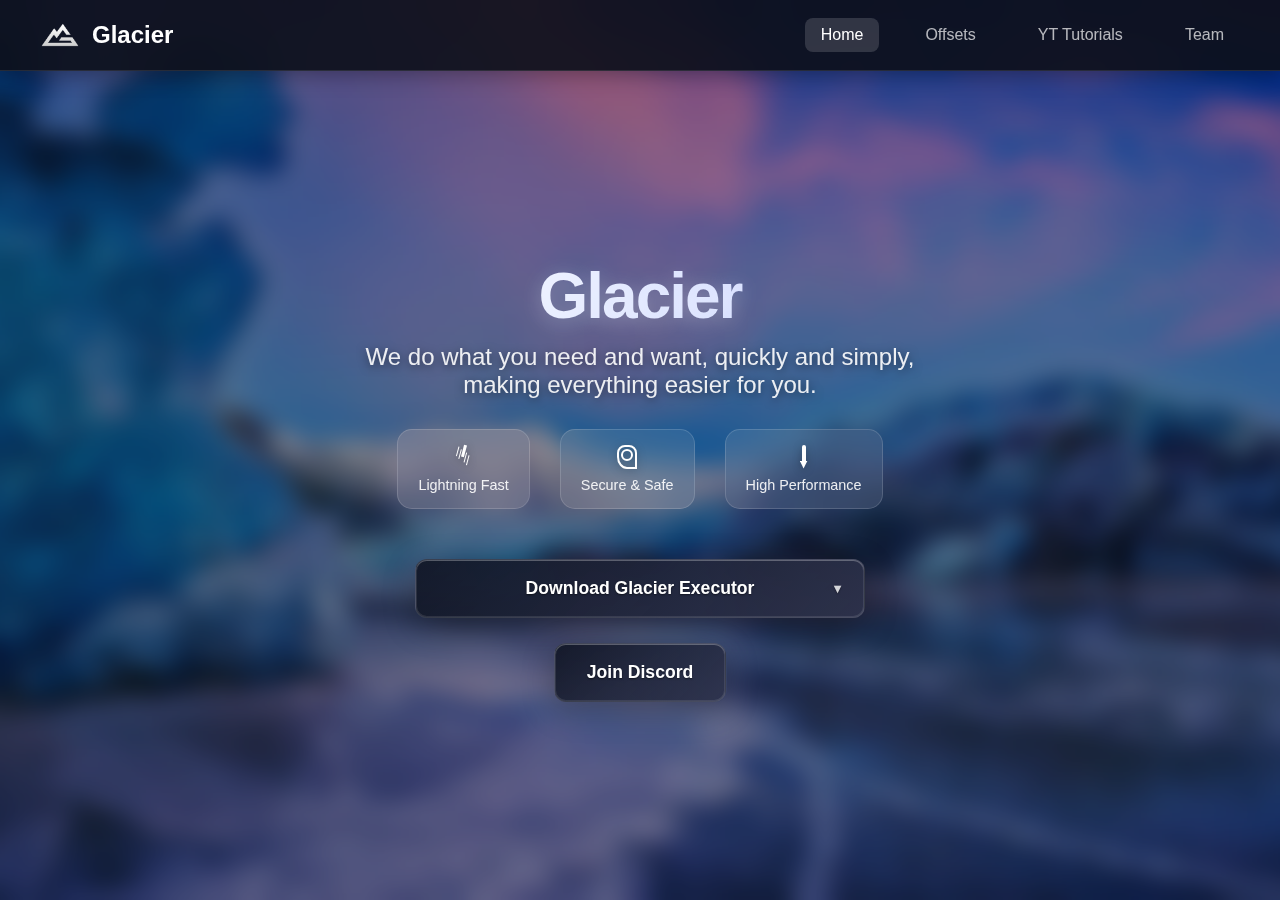
<file: index.html>
<!DOCTYPE html>
<html lang="en">
<head>
  <meta charset="UTF-8" />
  <meta name="viewport" content="width=device-width, initial-scale=1.0" />
  <title>Glacier Executor</title>
  <link rel="stylesheet" href="css/style.css" />
</head>
<body>
  <nav class="navbar">
    <div class="nav-logo">
      <img src="images/glacier.png" alt="Glacier Logo" class="logo-img" />
      <span>Glacier</span>
    </div>
    <div class="nav-links">
      <a href="index.html" class="nav-link active">Home</a>
      <a href="offsets.html" class="nav-link">Offsets</a>
      <a href="tutorials.html" class="nav-link">YT Tutorials</a>
      <a href="team.html" class="nav-link">Team</a>
    </div>
  </nav>

  <div class="container">
    <header class="header">
      <h1 class="title">Glacier</h1>
      <p class="subtitle">
        We do what you need and want, quickly and simply,<br>
        making everything easier for you.
      </p>
      <div class="features">
        <div class="feature-item">
          <div class="feature-icon lightning"></div>
          <span>Lightning Fast</span>
        </div>
        <div class="feature-item">
          <div class="feature-icon shield"></div>
          <span>Secure & Safe</span>
        </div>
        <div class="feature-item">
          <div class="feature-icon rocket"></div>
          <span>High Performance</span>
        </div>
      </div>
    </header>

    <main class="main-content">
      <div class="buttons-section">
        <div class="download-section">
          <div class="dropdown">
            <button class="dropdown-btn" id="downloadBtn">
              <span>Download Glacier Executor</span>
              <span class="arrow">▼</span>
            </button>
            <div class="dropdown-content" id="dropdownContent">
              <a href="#" class="dropdown-item" data-version="glcr-1.2.0b">
                <div class="item-header">
                  <div class="item-left">
                    <span class="item-name">Glacier Executor</span>
                    <span class="item-version">v1.2.0b</span>
                  </div>
                  <span class="badge updating-badge">Updating</span>
                </div>
                <div class="item-stats">
                  <div class="stat-item">
                    <span class="stat-label">UNC</span>
                    <span class="stat-value">25+</span>
                  </div>
                  <div class="stat-divider"></div>
                  <div class="stat-item">
                    <span class="stat-label">sUNC</span>
                    <span class="stat-value">???</span>
                  </div>
                </div>
              </a>
              <a href="#" class="dropdown-item disabled" data-version="glcr-1.0.0b">
                <div class="item-header">
                  <div class="item-left">
                    <span class="item-name">Glacier ServerSide</span>
                    <span class="item-version">v1.0.0b</span>
                  </div>
                  <span class="badge coming-soon">Coming Soon</span>
                </div>
                <div class="item-stats">
                  <div class="stat-item">
                    <span class="stat-label">UNC</span>
                    <span class="stat-value">???</span>
                  </div>
                  <div class="stat-divider"></div>
                  <div class="stat-item">
                    <span class="stat-label">sUNC</span>
                    <span class="stat-value">???</span>
                  </div>
                </div>
              </a>
              <a href="#" class="dropdown-item disabled" data-version="glcr-1.0.0b">
                <div class="item-header">
                  <div class="item-left">
                    <span class="item-name">Glacier External</span>
                    <span class="item-version">v1.0.0b</span>
                  </div>
                  <span class="badge coming-soon">Coming Soon</span>
                </div>
                <div class="item-stats">
                  <div class="stat-item">
                    <span class="stat-label">UNC</span>
                    <span class="stat-value">???</span>
                  </div>
                  <div class="stat-divider"></div>
                  <div class="stat-item">
                    <span class="stat-label">sUNC</span>
                    <span class="stat-value">???</span>
                  </div>
                </div>
              </a>
            </div>
          </div>
        </div>

        <div class="discord-section">
          <button class="discord-btn" id="discordBtn">Join Discord</button>
        </div>
      </div>
    </main>

    <div class="snowflakes">
      <div class="snowflake">❄</div>
      <div class="snowflake">❅</div>
      <div class="snowflake">❆</div>
      <div class="snowflake">❄</div>
      <div class="snowflake">❅</div>
      <div class="snowflake">❆</div>
      <div class="snowflake">❄</div>
      <div class="snowflake">❅</div>
      <div class="snowflake">❆</div>
      <div class="snowflake">❄</div>
    </div>
  </div>

  <script src="js/script.js"></script>
</body>
</html>
</file>
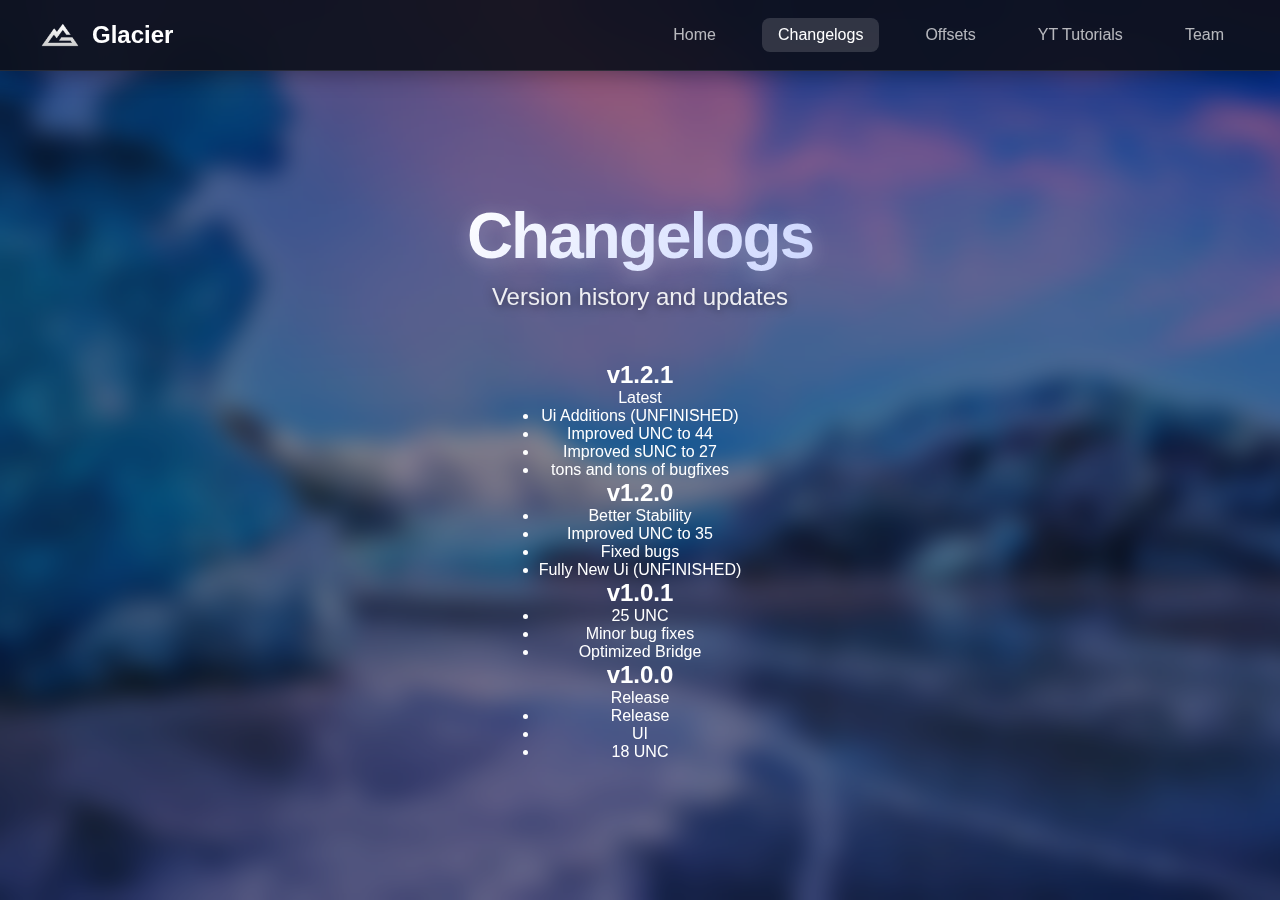
<file: changelogs.html>
<!DOCTYPE html>
<html lang="en">
<head>
  <meta charset="UTF-8" />
  <meta name="viewport" content="width=device-width, initial-scale=1.0" />
  <title>Changelogs - Glacier</title>
  <link rel="stylesheet" href="css/style.css" />
</head>
<body>
  <nav class="navbar">
    <div class="nav-logo">
      <img src="images/glacier.png" alt="Glacier Logo" class="logo-img" />
      <span>Glacier</span>
    </div>
    <div class="nav-links">
      <a href="index.html" class="nav-link">Home</a>
      <a href="changelogs.html" class="nav-link active">Changelogs</a>
      <a href="offsets.html" class="nav-link">Offsets</a>
      <a href="tutorials.html" class="nav-link">YT Tutorials</a>
      <a href="team.html" class="nav-link">Team</a>
    </div>
  </nav>

  <div class="container">
    <header class="header">
      <h1 class="title">Changelogs</h1>
      <p class="subtitle">Version history and updates</p>
    </header>

    <main class="main-content">
      <div class="changelogs-container">

        <div class="changelog-card latest">
          <div class="changelog-header">
            <h2 class="version-title">v1.2.1</h2>
            <span class="version-badge latest-badge">Latest</span>
          </div>
          <ul class="changelog-list">
            <li class="changelog-item addition">Ui Additions (UNFINISHED)</li>
            <li class="changelog-item improvement">Improved UNC to 44</li>
            <li class="changelog-item improvement">Improved sUNC to 27</li>
            <li class="changelog-item fix">tons and tons of bugfixes</li>
          </ul>
        </div>

        <div class="changelog-card">
          <div class="changelog-header">
            <h2 class="version-title">v1.2.0</h2>
          </div>
          <ul class="changelog-list">
            <li class="changelog-item improvement">Better Stability</li>
            <li class="changelog-item improvement">Improved UNC to 35</li>
            <li class="changelog-item fix">Fixed bugs</li>
            <li class="changelog-item addition">Fully New Ui (UNFINISHED)</li>
          </ul>
        </div>

        <div class="changelog-card">
          <div class="changelog-header">
            <h2 class="version-title">v1.0.1</h2>
          </div>
          <ul class="changelog-list">
            <li class="changelog-item">25 UNC</li>
            <li class="changelog-item fix">Minor bug fixes</li>
            <li class="changelog-item improvement">Optimized Bridge</li>
          </ul>
        </div>

        <div class="changelog-card">
          <div class="changelog-header">
            <h2 class="version-title">v1.0.0</h2>
            <span class="version-badge release-badge">Release</span>
          </div>
          <ul class="changelog-list">
            <li class="changelog-item">Release</li>
            <li class="changelog-item addition">UI</li>
            <li class="changelog-item">18 UNC</li>
          </ul>
        </div>

      </div>
    </main>

    <div class="snowflakes">
      <div class="snowflake">❄</div>
      <div class="snowflake">❅</div>
      <div class="snowflake">❆</div>
      <div class="snowflake">❄</div>
      <div class="snowflake">❅</div>
      <div class="snowflake">❆</div>
      <div class="snowflake">❄</div>
      <div class="snowflake">❅</div>
      <div class="snowflake">❆</div>
      <div class="snowflake">❄</div>
    </div>
  </div>

  <script src="js/script.js"></script>
</body>
</html>
</file>
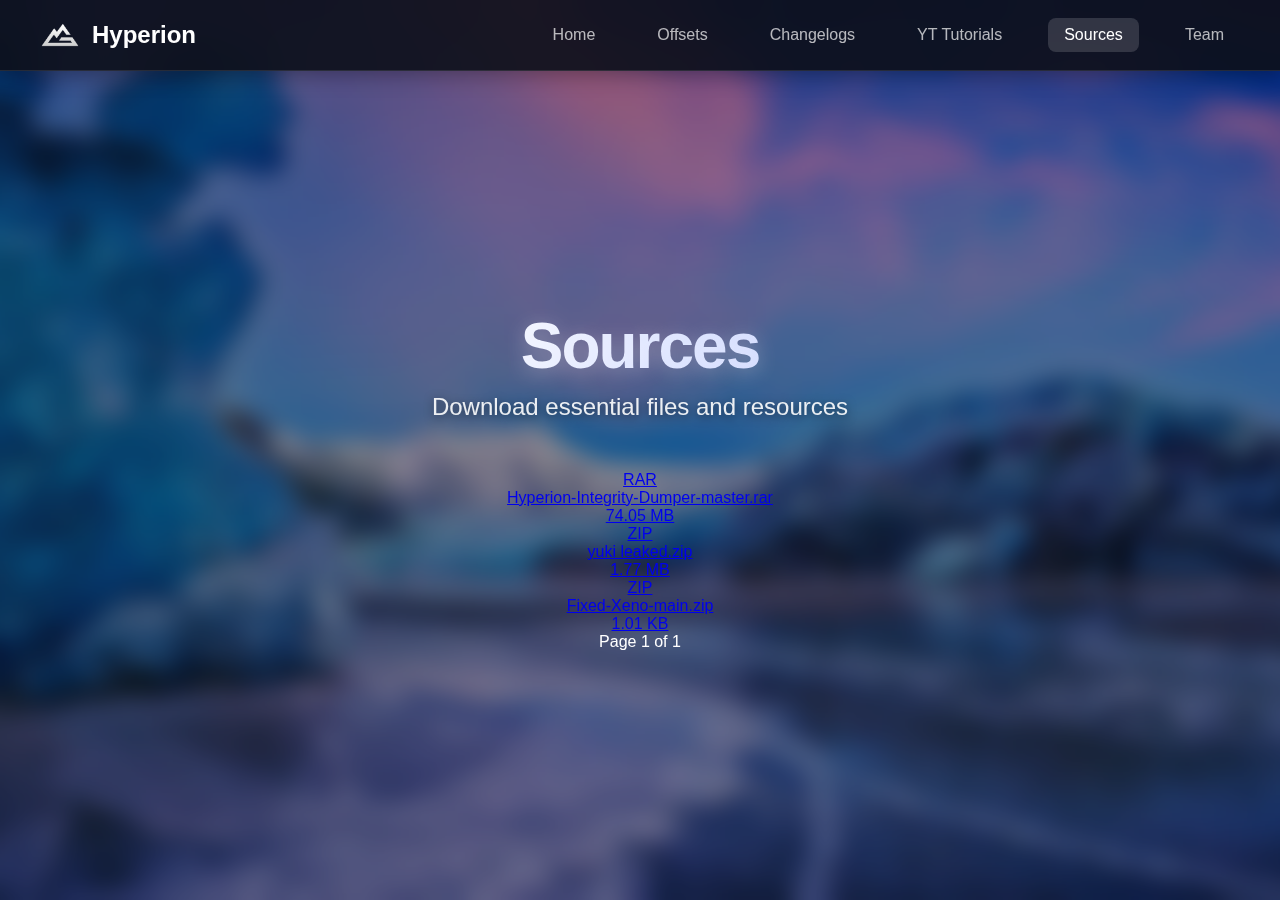
<file: sources.html>
<!DOCTYPE html>
<html lang="en">
<head>
  <meta charset="UTF-8">
  <meta name="viewport" content="width=device-width, initial-scale=1.0">
  <title>Sources - Glacier</title>
  <link rel="stylesheet" href="css/style.css">
</head>
<body>
  <div class="snowflakes">
    <div class="snowflake">❄</div>
    <div class="snowflake">❄</div>
    <div class="snowflake">❄</div>
    <div class="snowflake">❄</div>
    <div class="snowflake">❄</div>
    <div class="snowflake">❄</div>
    <div class="snowflake">❄</div>
    <div class="snowflake">❄</div>
    <div class="snowflake">❄</div>
    <div class="snowflake">❄</div>
  </div>

  <nav class="navbar">
    <div class="nav-logo">
      <img src="images/glacier.png" alt="Logo" class="logo-img">
      <span>Hyperion</span>
    </div>
    <div class="nav-links">
      <a href="index.html" class="nav-link">Home</a>
      <a href="offsets.html" class="nav-link">Offsets</a>
      <a href="changelogs.html" class="nav-link">Changelogs</a>
      <a href="tutorials.html" class="nav-link">YT Tutorials</a>
      <a href="sources.html" class="nav-link active">Sources</a>
      <a href="team.html" class="nav-link">Team</a>
    </div>
  </nav>

  <div class="container">
    <div class="header">
      <h1 class="title">Sources</h1>
      <p class="subtitle">Download essential files and resources</p>
    </div>

    <div class="sources-content">
      <div class="files-grid">
        <a href="https://cdn.discordapp.com/attachments/1394560946042699796/1424562286156316773/Hyperion-Integrity-Dumper-master.rar?ex=68e50f44&is=68e3bdc4&hm=b7254804caad59400aa72dd4db8ded53d91c66c4028fc051e5dd9eaacfc931f0&" class="file-attachment rar" target="_blank">
          <div class="file-icon">
            <div class="file-icon-graphic"></div>
            <span class="file-icon-text">RAR</span>
          </div>
          <div class="file-info">
            <div class="file-name">Hyperion-Integrity-Dumper-master.rar</div>
            <div class="file-size">74.05 MB</div>
          </div>
          <div class="download-btn">
            <div class="download-icon"></div>
          </div>
        </a>

        <a href="#" class="file-attachment zip" target="_blank">
          <div class="file-icon">
            <div class="file-icon-graphic"></div>
            <span class="file-icon-text">ZIP</span>
          </div>
          <div class="file-info">
            <div class="file-name">yuki leaked.zip</div>
            <div class="file-size">1.77 MB</div>
          </div>
          <div class="download-btn">
            <div class="download-icon"></div>
          </div>
        </a>

        <a href="#" class="file-attachment zip" target="_blank">
          <div class="file-icon">
            <div class="file-icon-graphic"></div>
            <span class="file-icon-text">ZIP</span>
          </div>
          <div class="file-info">
            <div class="file-name">Fixed-Xeno-main.zip</div>
            <div class="file-size">1.01 KB</div>
          </div>
          <div class="download-btn">
            <div class="download-icon"></div>
          </div>
        </a>

      </div>

      <div class="pagination">
        <span class="page-indicator">Page 1 of 1</span>
      </div>
    </div>
  </div>

</body>
</html>
</file>
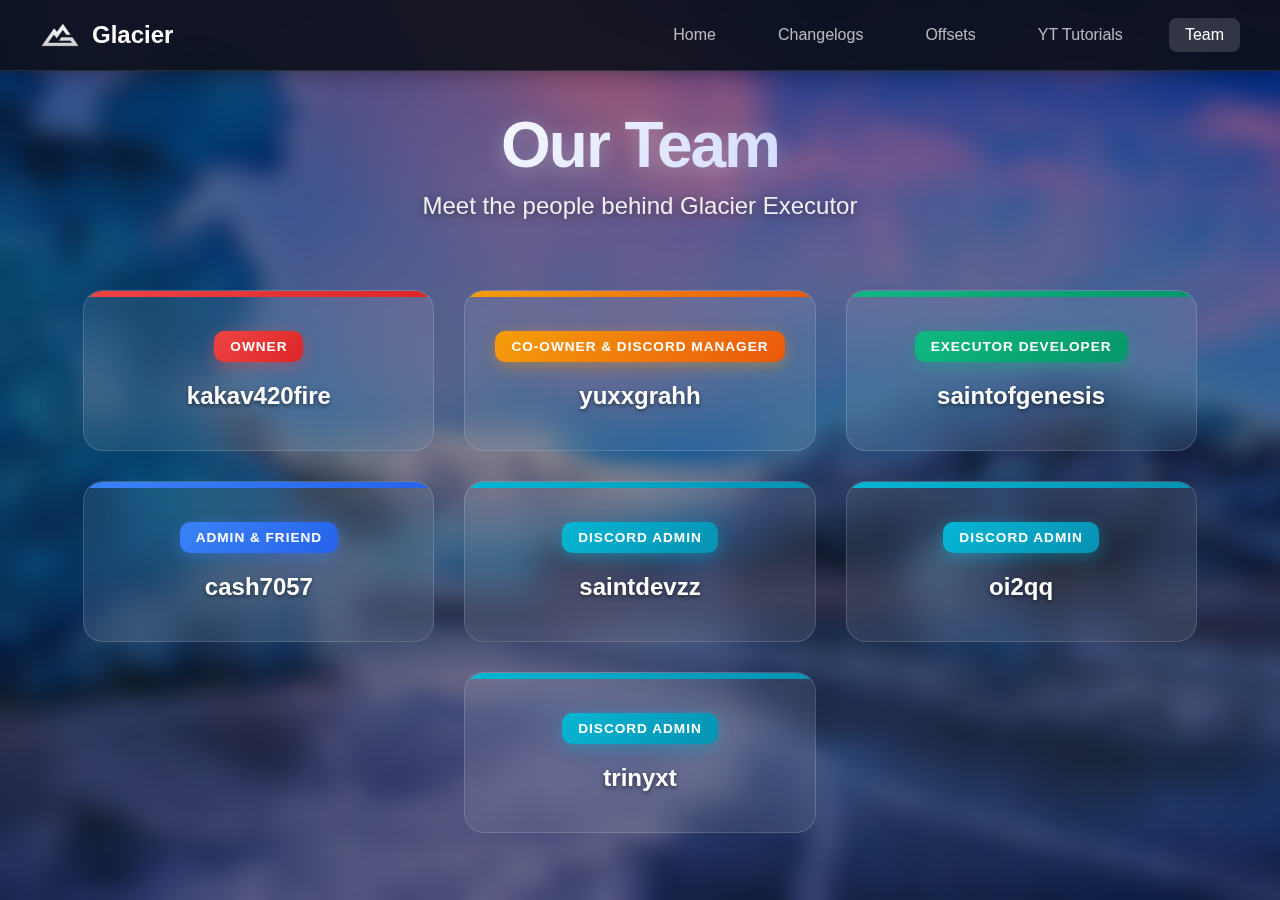
<file: team.html>
<!DOCTYPE html>
<html lang="en">
<head>
  <meta charset="UTF-8" />
  <meta name="viewport" content="width=device-width, initial-scale=1.0" />
  <title>Team - Glacier</title>
  <link rel="stylesheet" href="css/style.css" />
</head>
<body style="background-image: url('images/2251490.png');">
  <nav class="navbar">
    <div class="nav-logo">
      <img src="images/glacier.png" alt="Glacier Logo" class="logo-img" />
      <span>Glacier</span>
    </div>
    <div class="nav-links">
      <a href="index.html" class="nav-link">Home</a>
      <a href="changelogs.html" class="nav-link">Changelogs</a>
      <a href="offsets.html" class="nav-link">Offsets</a>
      <a href="tutorials.html" class="nav-link">YT Tutorials</a>
      <a href="team.html" class="nav-link active">Team</a>
    </div>
  </nav>

  <div class="container">
    <header class="header">
      <h1 class="title">Our Team</h1>
      <p class="subtitle">Meet the people behind Glacier Executor</p>
    </header>

    <main class="main-content">
      <div class="team-grid">
        <div class="team-card owner-card">
          <div class="team-role-badge owner-badge">Owner</div>
          <div class="team-name">kakav420fire</div>
        </div>

        <div class="team-card co-owner-card">
          <div class="team-role-badge co-owner-badge">Co-Owner & Discord Manager</div>
          <div class="team-name">yuxxgrahh</div>
        </div>

        <div class="team-card dev-card">
          <div class="team-role-badge dev-badge">Executor Developer</div>
          <div class="team-name">saintofgenesis</div>
        </div>

        <div class="team-card admin-card">
          <div class="team-role-badge admin-badge">Admin & Friend</div>
          <div class="team-name">cash7057</div>
        </div>

        <div class="team-card discord-admin-card">
          <div class="team-role-badge discord-admin-badge">Discord Admin</div>
          <div class="team-name">saintdevzz</div>
        </div>

        <div class="team-card discord-admin-card">
          <div class="team-role-badge discord-admin-badge">Discord Admin</div>
          <div class="team-name">oi2qq</div>
        </div>

        <div class="team-card discord-admin-card">
          <div class="team-role-badge discord-admin-badge">Discord Admin</div>
          <div class="team-name">trinyxt</div>
        </div>
      </div>
    </main>

    <div class="snowflakes">
      <div class="snowflake">❄</div>
      <div class="snowflake">❅</div>
      <div class="snowflake">❆</div>
      <div class="snowflake">❄</div>
      <div class="snowflake">❅</div>
      <div class="snowflake">❆</div>
      <div class="snowflake">❄</div>
      <div class="snowflake">❅</div>
      <div class="snowflake">❆</div>
      <div class="snowflake">❄</div>
    </div>
  </div>

  <script src="js/script.js"></script>
</body>
</html>
</file>
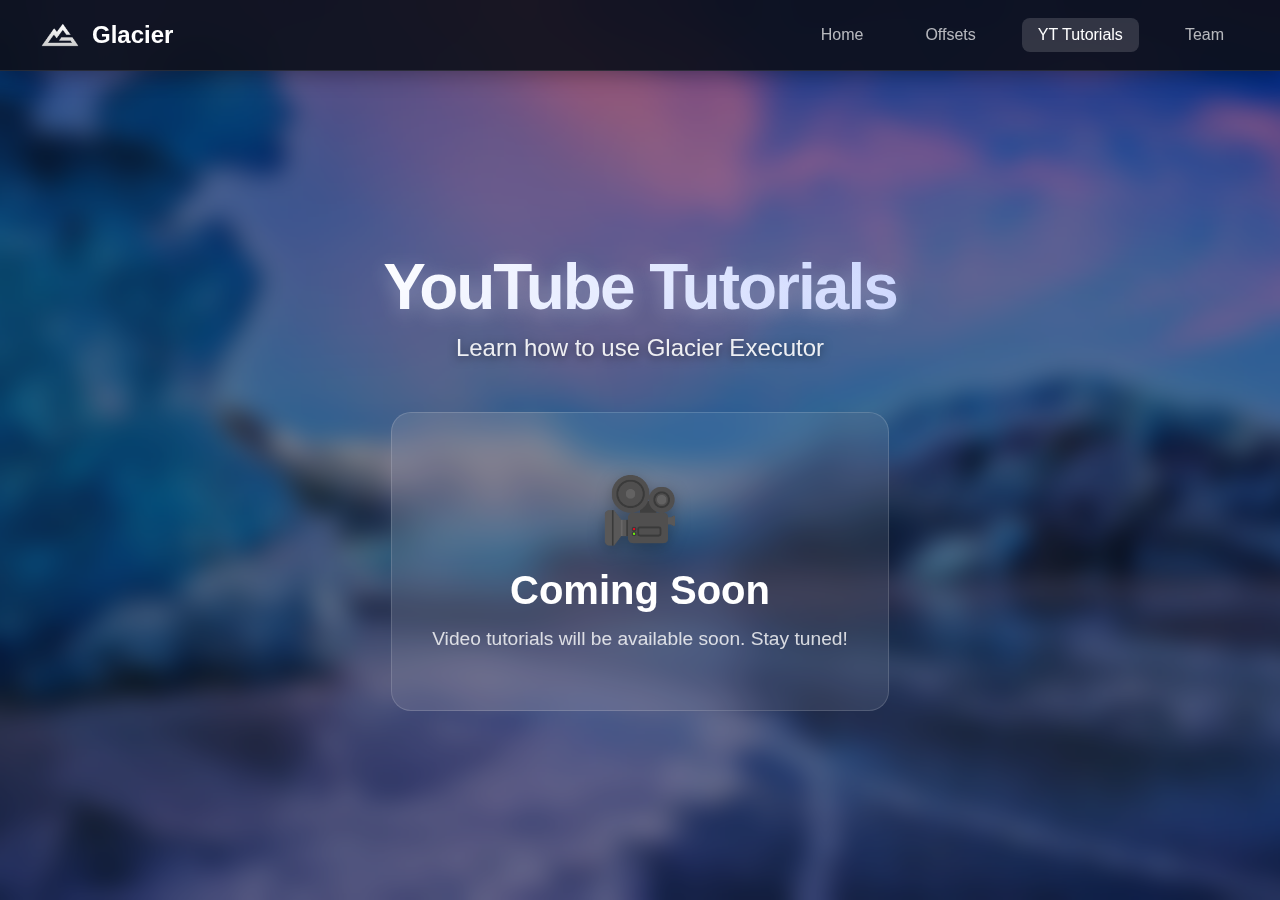
<file: tutorials.html>
<!DOCTYPE html>
<html lang="en">
<head>
  <meta charset="UTF-8" />
  <meta name="viewport" content="width=device-width, initial-scale=1.0" />
  <title>YT Tutorials - Glacier</title>
  <link rel="stylesheet" href="css/style.css" />
</head>
<body style="background-image: url('images/2251490.png');">
  <nav class="navbar">
    <div class="nav-logo">
      <img src="images/glacier.png" alt="Glacier Logo" class="logo-img" />
      <span>Glacier</span>
    </div>
    <div class="nav-links">
      <a href="index.html" class="nav-link">Home</a>
      <a href="offsets.html" class="nav-link">Offsets</a>
      <a href="tutorials.html" class="nav-link active">YT Tutorials</a>
      <a href="team.html" class="nav-link">Team</a>
    </div>
  </nav>

  <div class="container">
    <header class="header">
      <h1 class="title">YouTube Tutorials</h1>
      <p class="subtitle">Learn how to use Glacier Executor</p>
    </header>

    <main class="main-content">
      <div class="coming-soon-card">
        <div class="coming-soon-icon">🎥</div>
        <h2>Coming Soon</h2>
        <p>Video tutorials will be available soon. Stay tuned!</p>
      </div>
    </main>

    <div class="snowflakes">
      <div class="snowflake">❄</div>
      <div class="snowflake">❅</div>
      <div class="snowflake">❆</div>
      <div class="snowflake">❄</div>
      <div class="snowflake">❅</div>
      <div class="snowflake">❆</div>
      <div class="snowflake">❄</div>
      <div class="snowflake">❅</div>
      <div class="snowflake">❆</div>
      <div class="snowflake">❄</div>
    </div>
  </div>

  <script src="js/script.js"></script>
</body>
</html>
</file>
<file: css/style.css>
* {
  margin: 0;
  padding: 0;
  box-sizing: border-box;
}

body {
  font-family: "Segoe UI", Tahoma, Geneva, Verdana, sans-serif;
  background-image: url("../images/2251490.png");
  background-size: cover;
  background-position: center;
  background-repeat: no-repeat;
  background-attachment: fixed;
  min-height: 100vh;
  color: white;
  overflow-x: hidden;
}

body::before {
  content: "";
  position: fixed;
  top: 0;
  left: 0;
  width: 100%;
  height: 100%;
  background: rgba(0, 0, 0, 0.4);
  backdrop-filter: blur(2px);
  z-index: -1;
}

.container {
  min-height: 100vh;
  display: flex;
  flex-direction: column;
  align-items: center;
  justify-content: center;
  padding: 20px;
  text-align: center;
}

.header {
  margin-bottom: 50px;
  animation: fadeInUp 1s ease-out;
}

.title {
  font-size: 4rem;
  font-weight: 700;
  background: linear-gradient(135deg, #ffffff, #e0e7ff, #c7d2fe);
  background-clip: text;
  -webkit-background-clip: text;
  -webkit-text-fill-color: transparent;
  text-shadow: 0 4px 20px rgba(255, 255, 255, 0.3);
  margin-bottom: 10px;
  letter-spacing: -2px;
}

.subtitle {
  font-size: 1.5rem;
  color: rgba(255, 255, 255, 0.9);
  font-weight: 300;
  text-shadow: 0 2px 10px rgba(0, 0, 0, 0.5);
}

.features {
  display: flex;
  justify-content: center;
  gap: 30px;
  margin-top: 30px;
  flex-wrap: wrap;
}

.feature-item {
  display: flex;
  flex-direction: column;
  align-items: center;
  gap: 8px;
  padding: 15px 20px;
  background: rgba(255, 255, 255, 0.08);
  backdrop-filter: blur(15px);
  border: 1px solid rgba(255, 255, 255, 0.15);
  border-radius: 15px;
  transition: all 0.3s ease;
  animation: fadeInUp 1s ease-out;
}

.feature-item:hover {
  transform: translateY(-5px) scale(1.05);
  background: rgba(255, 255, 255, 0.12);
  box-shadow: 0 10px 30px rgba(255, 255, 255, 0.1);
}

.feature-icon {
  font-size: 1.5rem;
  filter: drop-shadow(0 2px 4px rgba(0, 0, 0, 0.3));
  width: 24px;
  height: 24px;
  position: relative;
}

.lightning::before {
  content: "";
  position: absolute;
  width: 3px;
  height: 12px;
  background: white;
  left: 50%;
  top: 0;
  transform: translateX(-50%) rotate(15deg);
  box-shadow: -6px 2px 0 -1px white, -3px 4px 0 -1px white, 3px 6px 0 -1px white,
    6px 8px 0 -1px white;
}

.shield::before {
  content: "";
  position: absolute;
  width: 16px;
  height: 20px;
  border: 2px solid white;
  border-radius: 8px 8px 0 50%;
  left: 50%;
  top: 0;
  transform: translateX(-50%);
}

.shield::after {
  content: "";
  position: absolute;
  width: 8px;
  height: 8px;
  border: 2px solid white;
  border-radius: 50%;
  left: 50%;
  top: 4px;
  transform: translateX(-50%);
}

.rocket::before {
  content: "";
  position: absolute;
  width: 4px;
  height: 16px;
  background: white;
  left: 50%;
  top: 0;
  transform: translateX(-50%);
  border-radius: 2px 2px 0 0;
}

.rocket::after {
  content: "";
  position: absolute;
  width: 8px;
  height: 8px;
  background: white;
  left: 50%;
  top: 16px;
  transform: translateX(-50%);
  clip-path: polygon(50% 100%, 0% 0%, 100% 0%);
}

.feature-item span {
  font-size: 0.9rem;
  font-weight: 500;
  color: rgba(255, 255, 255, 0.9);
}

/* Main Content */
.main-content {
  display: flex;
  flex-direction: column;
  align-items: center;
  gap: 40px;
  animation: fadeInUp 1s ease-out;
  animation-delay: 0.6s;
  animation-fill-mode: both;
}

.buttons-section {
  display: flex;
  flex-direction: column;
  align-items: center;
  gap: 25px;
  justify-content: center;
}

.download-section,
.discord-section {
  position: relative;
}

.dropdown {
  position: relative;
  display: inline-block;
}

.dropdown-btn,
.discord-btn {
  background: linear-gradient(
    135deg,
    rgba(15, 20, 35, 0.9),
    rgba(30, 35, 55, 0.85),
    rgba(45, 50, 75, 0.9)
  );
  backdrop-filter: blur(20px);
  color: white;
  padding: 18px 32px;
  font-size: 1.1rem;
  font-weight: 600;
  border: 1px solid rgba(255, 255, 255, 0.15);
  border-radius: 12px;
  cursor: pointer;
  transition: all 0.3s ease;
  position: relative;
  overflow: hidden;
  box-shadow: 0 8px 32px rgba(0, 0, 0, 0.3),
    0 0 0 1px rgba(255, 255, 255, 0.1) inset,
    0 1px 0 rgba(255, 255, 255, 0.2) inset;
  text-shadow: 0 1px 2px rgba(0, 0, 0, 0.5);
}

.dropdown-btn .arrow {
  position: absolute;
  right: 20px; /* keeps arrow pinned to the right */
}

.dropdown-btn {
  display: flex;
  align-items: center;
  min-width: 450px;
  padding: 18px 32px;
  position: relative;
  justify-content: center; /* centers text */
  text-align: center;
}

.arrow {
  transition: transform 0.3s ease;
  font-size: 0.8rem;
  opacity: 0.8;
}

.dropdown.active .arrow {
  transform: rotate(180deg);
}

.dropdown-content {
  position: absolute;
  top: calc(100% + 15px);
  left: 0;
  right: 0;
  background: rgba(12, 15, 25, 0.95);
  backdrop-filter: blur(25px);
  border: 1px solid rgba(255, 255, 255, 0.12);
  border-radius: 12px;
  opacity: 0;
  visibility: hidden;
  transform: translateY(-15px);
  transition: all 0.3s ease;
  z-index: 100;
  overflow: hidden;
}

.dropdown.active .dropdown-content {
  opacity: 1;
  visibility: visible;
  transform: translateY(0);
}

.dropdown-item {
  display: flex;
  flex-direction: column;
  align-items: flex-start;
  padding: 20px 28px;
  color: white;
  text-decoration: none;
  transition: all 0.3s ease;
  border-bottom: 1px solid rgba(255, 255, 255, 0.06);
  position: relative;
}

.dropdown-item:last-child {
  border-bottom: none;
}

.dropdown-item:hover:not(.disabled) {
  background: rgba(255, 255, 255, 0.08);
  transform: translateX(8px);
}

.dropdown-item.disabled {
  opacity: 0.4;
  cursor: not-allowed;
}

.item-info {
  display: flex;
  justify-content: space-between;
  align-items: flex-start;
  width: 100%;
  margin-bottom: 20px;
}

.version-container {
  display: flex;
  flex-direction: column;
  align-items: flex-end;
  gap: 12px;
}

.item-name {
  font-size: 1.15rem;
  font-weight: 600;
  white-space: nowrap;
}

.item-version {
  font-size: 1rem;
  color: rgba(255, 255, 255, 0.85);
  background: rgba(255, 255, 255, 0.12);
  padding: 5px 14px;
  border-radius: 12px;
  font-weight: 500;
  border: 1px solid rgba(255, 255, 255, 0.1);
}

.badge {
  font-size: 0.8rem;
  padding: 5px 12px;
  border-radius: 10px;
  font-weight: 600;
  text-transform: uppercase;
  letter-spacing: 0.5px;
  white-space: nowrap; /* fix breaking issue */
}

.updated-badge {
  color: white;
  background: linear-gradient(135deg, #10b981, #059669);
  box-shadow: 0 2px 8px rgba(16, 185, 129, 0.3);
}

.coming-soon {
  color: white;
  background: linear-gradient(135deg, #f59e0b, #ea580c);
  box-shadow: 0 2px 8px rgba(245, 158, 11, 0.3);
}

.item-stats {
  display: flex;
  gap: 20px;
  font-size: 0.9rem;
}

.unc,
.sunc {
  color: #60a5fa;
  font-weight: 500;
}

/* Snowflakes */
.snowflakes {
  position: fixed;
  top: 0;
  left: 0;
  width: 100%;
  height: 100%;
  pointer-events: none;
  z-index: -1;
}

.snowflake {
  position: absolute;
  top: -10px;
  color: rgba(255, 255, 255, 0.7);
  font-size: 1rem;
  animation: snowfall linear infinite;
}

.snowflake:nth-child(1) {
  left: 10%;
  animation-duration: 8s;
  animation-delay: 0s;
  font-size: 1.2rem;
}
.snowflake:nth-child(2) {
  left: 20%;
  animation-duration: 12s;
  animation-delay: 2s;
  font-size: 0.8rem;
}
.snowflake:nth-child(3) {
  left: 30%;
  animation-duration: 10s;
  animation-delay: 1s;
  font-size: 1rem;
}
.snowflake:nth-child(4) {
  left: 40%;
  animation-duration: 14s;
  animation-delay: 3s;
  font-size: 1.1rem;
}
.snowflake:nth-child(5) {
  left: 50%;
  animation-duration: 9s;
  animation-delay: 0.5s;
  font-size: 0.9rem;
}
.snowflake:nth-child(6) {
  left: 60%;
  animation-duration: 11s;
  animation-delay: 2.5s;
  font-size: 1.3rem;
}
.snowflake:nth-child(7) {
  left: 70%;
  animation-duration: 13s;
  animation-delay: 1.5s;
  font-size: 0.7rem;
}
.snowflake:nth-child(8) {
  left: 80%;
  animation-duration: 7s;
  animation-delay: 4s;
  font-size: 1.4rem;
}
.snowflake:nth-child(9) {
  left: 90%;
  animation-duration: 15s;
  animation-delay: 0.8s;
  font-size: 1rem;
}
.snowflake:nth-child(10) {
  left: 5%;
  animation-duration: 6s;
  animation-delay: 3.5s;
  font-size: 1.1rem;
}

@keyframes snowfall {
  0% {
    transform: translateY(-10px) rotate(0deg);
    opacity: 1;
  }
  100% {
    transform: translateY(100vh) rotate(360deg);
    opacity: 0;
  }
}

@keyframes fadeInUp {
  0% {
    opacity: 0;
    transform: translateY(30px);
  }
  100% {
    opacity: 1;
    transform: translateY(0);
  }
}

/* Navigation Bar */
.navbar {
  position: fixed;
  top: 0;
  left: 0;
  right: 0;
  background: rgba(12, 15, 25, 0.9);
  backdrop-filter: blur(20px);
  border-bottom: 1px solid rgba(255, 255, 255, 0.1);
  padding: 15px 40px;
  display: flex;
  justify-content: space-between;
  align-items: center;
  z-index: 1000;
  box-shadow: 0 4px 20px rgba(0, 0, 0, 0.3);
}

.nav-logo {
  display: flex;
  align-items: center;
  gap: 12px;
  font-size: 1.5rem;
  font-weight: 700;
  color: white;
}

.logo-img {
  width: 40px;
  height: 40px;
  border-radius: 8px;
  object-fit: cover;
}

.nav-links {
  display: flex;
  gap: 30px;
  align-items: center;
}

.nav-link {
  color: rgba(255, 255, 255, 0.7);
  text-decoration: none;
  font-size: 1rem;
  font-weight: 500;
  padding: 8px 16px;
  border-radius: 8px;
  transition: all 0.3s ease;
  position: relative;
}

.nav-link:hover {
  color: white;
  background: rgba(255, 255, 255, 0.1);
}

.nav-link.active {
  color: white;
  background: rgba(255, 255, 255, 0.15);
}

.container {
  padding-top: 80px;
}

/* Offsets Page Styles */
.offsets-container {
  max-width: 1200px;
  margin: 0 auto;
}

.version-display {
  margin-bottom: 50px;
  text-align: center;
}

.version-display h2 {
  font-size: 2rem;
  margin-bottom: 20px;
  color: white;
  font-weight: 600;
}

.version-box {
  background: rgba(255, 255, 255, 0.08);
  backdrop-filter: blur(15px);
  border: 1px solid rgba(255, 255, 255, 0.15);
  border-radius: 15px;
  padding: 30px;
  max-width: 600px;
  margin: 0 auto 15px;
  transition: all 0.3s ease;
  position: relative;
  display: flex;
  flex-direction: column;
  align-items: center;
  gap: 20px;
}

.version-box.current {
  background: linear-gradient(135deg, rgba(16, 185, 129, 0.2), rgba(5, 150, 105, 0.15));
  border-color: rgba(16, 185, 129, 0.4);
  box-shadow: 0 8px 32px rgba(16, 185, 129, 0.2);
}

.version-box.updated {
  background: linear-gradient(135deg, rgba(245, 158, 11, 0.2), rgba(234, 88, 12, 0.15));
  border-color: rgba(245, 158, 11, 0.4);
  box-shadow: 0 8px 32px rgba(245, 158, 11, 0.2);
  animation: pulse 2s ease-in-out infinite;
}

.version-box.error {
  background: linear-gradient(135deg, rgba(239, 68, 68, 0.2), rgba(220, 38, 38, 0.15));
  border-color: rgba(239, 68, 68, 0.4);
  box-shadow: 0 8px 32px rgba(239, 68, 68, 0.2);
}

.version-status {
  font-size: 0.75rem;
  font-weight: 700;
  text-transform: uppercase;
  letter-spacing: 0.5px;
  padding: 6px 12px;
  border-radius: 8px;
}

.version-box.current .version-status {
  background: rgba(16, 185, 129, 0.9);
  color: white;
  box-shadow: 0 2px 8px rgba(16, 185, 129, 0.3);
}

.version-box.updated .version-status {
  background: rgba(245, 158, 11, 0.9);
  color: white;
  box-shadow: 0 2px 8px rgba(245, 158, 11, 0.3);
}

.version-box.error .version-status {
  background: rgba(239, 68, 68, 0.9);
  color: white;
  box-shadow: 0 2px 8px rgba(239, 68, 68, 0.3);
}

.version-text {
  font-size: 1.8rem;
  font-weight: 600;
  color: white;
  font-family: 'Courier New', monospace;
  text-align: center;
}

.last-checked {
  font-size: 0.9rem;
  color: rgba(255, 255, 255, 0.6);
  margin-top: 10px;
}

.offsets-section {
  text-align: center;
}

.offsets-section h2 {
  font-size: 2rem;
  margin-bottom: 20px;
  color: white;
  font-weight: 600;
}

/* MODIFIED: Dark background, subtle border, wider box, and darker shadow */
.offsets-box {
  background: #1e1e1e; /* Dark background like a code editor */
  backdrop-filter: blur(15px);
  border: 1px solid #3e3e3e; /* Darker, subtle border */
  border-radius: 12px;
  padding: 40px 50px;
  max-width: 95%; /* Much wider to accommodate content */
  width: 700px; /* Fixed width for desktop */
  margin: 0 auto;
  text-align: left;
  box-shadow: 0 8px 32px rgba(0, 0, 0, 0.6);
  overflow-x: auto;
}

/* MODIFIED: CPP theme text color */
.offsets-box pre {
  color: #d4d4d4; /* Default light gray text */
  font-family: 'Consolas', 'Courier New', monospace;
  font-size: 1.05rem;
  line-height: 1.7;
  white-space: pre;
  margin: 0;
}

/* Syntax highlighting classes */
.syntax-keyword {
  color: #C586C0;
}

.syntax-type {
  color: #4EC9B0;
}

.syntax-identifier {
  color: #9CDCFE;
}

.syntax-hex {
  color: #B5CEA8;
}

.syntax-brace {
  color: #D4D4D4;
}

@keyframes pulse {
  0%, 100% {
    transform: scale(1);
  }
  50% {
    transform: scale(1.02);
  }
}

/* Coming Soon Card */
.coming-soon-card {
  background: rgba(255, 255, 255, 0.08);
  backdrop-filter: blur(15px);
  border: 1px solid rgba(255, 255, 255, 0.15);
  border-radius: 20px;
  padding: 60px 40px;
  max-width: 600px;
  margin: 0 auto;
  text-align: center;
  animation: fadeInUp 1s ease-out;
}

.coming-soon-icon {
  font-size: 4rem;
  margin-bottom: 20px;
  filter: drop-shadow(0 4px 8px rgba(0, 0, 0, 0.3));
}

.coming-soon-card h2 {
  font-size: 2.5rem;
  margin-bottom: 15px;
  color: white;
  font-weight: 700;
}

.coming-soon-card p {
  font-size: 1.2rem;
  color: rgba(255, 255, 255, 0.8);
}

/* Team Page Styles */
.team-grid {
  display: grid;
  grid-template-columns: repeat(auto-fit, minmax(280px, 1fr));
  gap: 30px;
  max-width: 1200px;
  margin: 0 auto;
  padding: 20px;
}

/* FIX: New rule to reliably center the 7th item (trinyxt) on a 3-column layout */
@media (min-width: 900px) {
  .team-grid {
    grid-template-columns: repeat(3, 1fr); /* Force 3 columns */
    /* Remove justify-content: center on the grid container itself to maintain column structure */
  }

  /* Target the 7th card to span 1 column, and use margins to center it within the grid's space */
  .team-grid .team-card:nth-child(7) {
    grid-column: 2 / 3; /* Force it into the middle column (the 2nd of 3) */
    margin-left: 0; /* Clear previous centering attempt */
    margin-right: 0; /* Clear previous centering attempt */
    max-width: none; /* Reset max-width */
  }
}
/* END FIX */

.team-card {
  background: rgba(255, 255, 255, 0.08);
  backdrop-filter: blur(15px);
  border: 1px solid rgba(255, 255, 255, 0.15);
  border-radius: 20px;
  padding: 40px 30px;
  text-align: center;
  transition: all 0.3s ease;
  position: relative;
  overflow: hidden;
  animation: fadeInUp 1s ease-out;
}

.team-card::before {
  content: '';
  position: absolute;
  top: 0;
  left: 0;
  right: 0;
  height: 6px;
  background: linear-gradient(90deg, rgba(255, 255, 255, 0.3), rgba(255, 255, 255, 0.1));
}

.team-card:hover {
  transform: translateY(-10px);
  box-shadow: 0 20px 40px rgba(0, 0, 0, 0.3);
  background: rgba(255, 255, 255, 0.12);
}

.owner-card::before {
  background: linear-gradient(90deg, #ef4444, #dc2626);
}

.co-owner-card::before {
  background: linear-gradient(90deg, #f59e0b, #ea580c);
}

.manager-card::before {
  background: linear-gradient(90deg, #8b5cf6, #7c3aed);
}

.admin-card::before {
  background: linear-gradient(90deg, #3b82f6, #2563eb);
}

.dev-card::before {
  background: linear-gradient(90deg, #10b981, #059669);
}

.discord-admin-card::before {
  background: linear-gradient(90deg, #06b6d4, #0891b2);
}

.team-role-badge {
  display: inline-block;
  padding: 8px 16px;
  border-radius: 10px;
  font-size: 0.85rem;
  font-weight: 700;
  text-transform: uppercase;
  letter-spacing: 1px;
  margin-bottom: 20px;
  color: white;
}

.owner-badge {
  background: linear-gradient(135deg, #ef4444, #dc2626);
  box-shadow: 0 4px 15px rgba(239, 68, 68, 0.4);
}

.co-owner-badge {
  background: linear-gradient(135deg, #f59e0b, #ea580c);
  box-shadow: 0 4px 15px rgba(245, 158, 11, 0.4);
}

.manager-badge {
  background: linear-gradient(135deg, #8b5cf6, #7c3aed);
  box-shadow: 0 4px 15px rgba(139, 92, 246, 0.4);
}

.admin-badge {
  background: linear-gradient(135deg, #3b82f6, #2563eb);
  box-shadow: 0 4px 15px rgba(59, 130, 246, 0.4);
}

.dev-badge {
  background: linear-gradient(135deg, #10b981, #059669);
  box-shadow: 0 4px 15px rgba(16, 185, 129, 0.4);
}

.discord-admin-badge {
  background: linear-gradient(135deg, #06b6d4, #0891b2);
  box-shadow: 0 4px 15px rgba(6, 182, 212, 0.4);
}

.team-name {
  font-size: 1.5rem;
  font-weight: 600;
  color: white;
  text-shadow: 0 2px 4px rgba(0, 0, 0, 0.5);
}

@media (max-width: 768px) {
  .title {
    font-size: 3rem;
  }

  .subtitle {
    font-size: 1.2rem;
  }

  .features {
    flex-direction: column;
    gap: 20px;
  }

  .dropdown-btn {
    min-width: unset;
    width: 100%;
  }

  .navbar {
    padding: 12px 20px;
    flex-direction: column;
    gap: 15px;
  }

  .nav-links {
    gap: 15px;
  }

  .nav-link {
    font-size: 0.9rem;
    padding: 6px 12px;
  }

  .team-grid {
    grid-template-columns: 1fr;
  }

}
</file>
